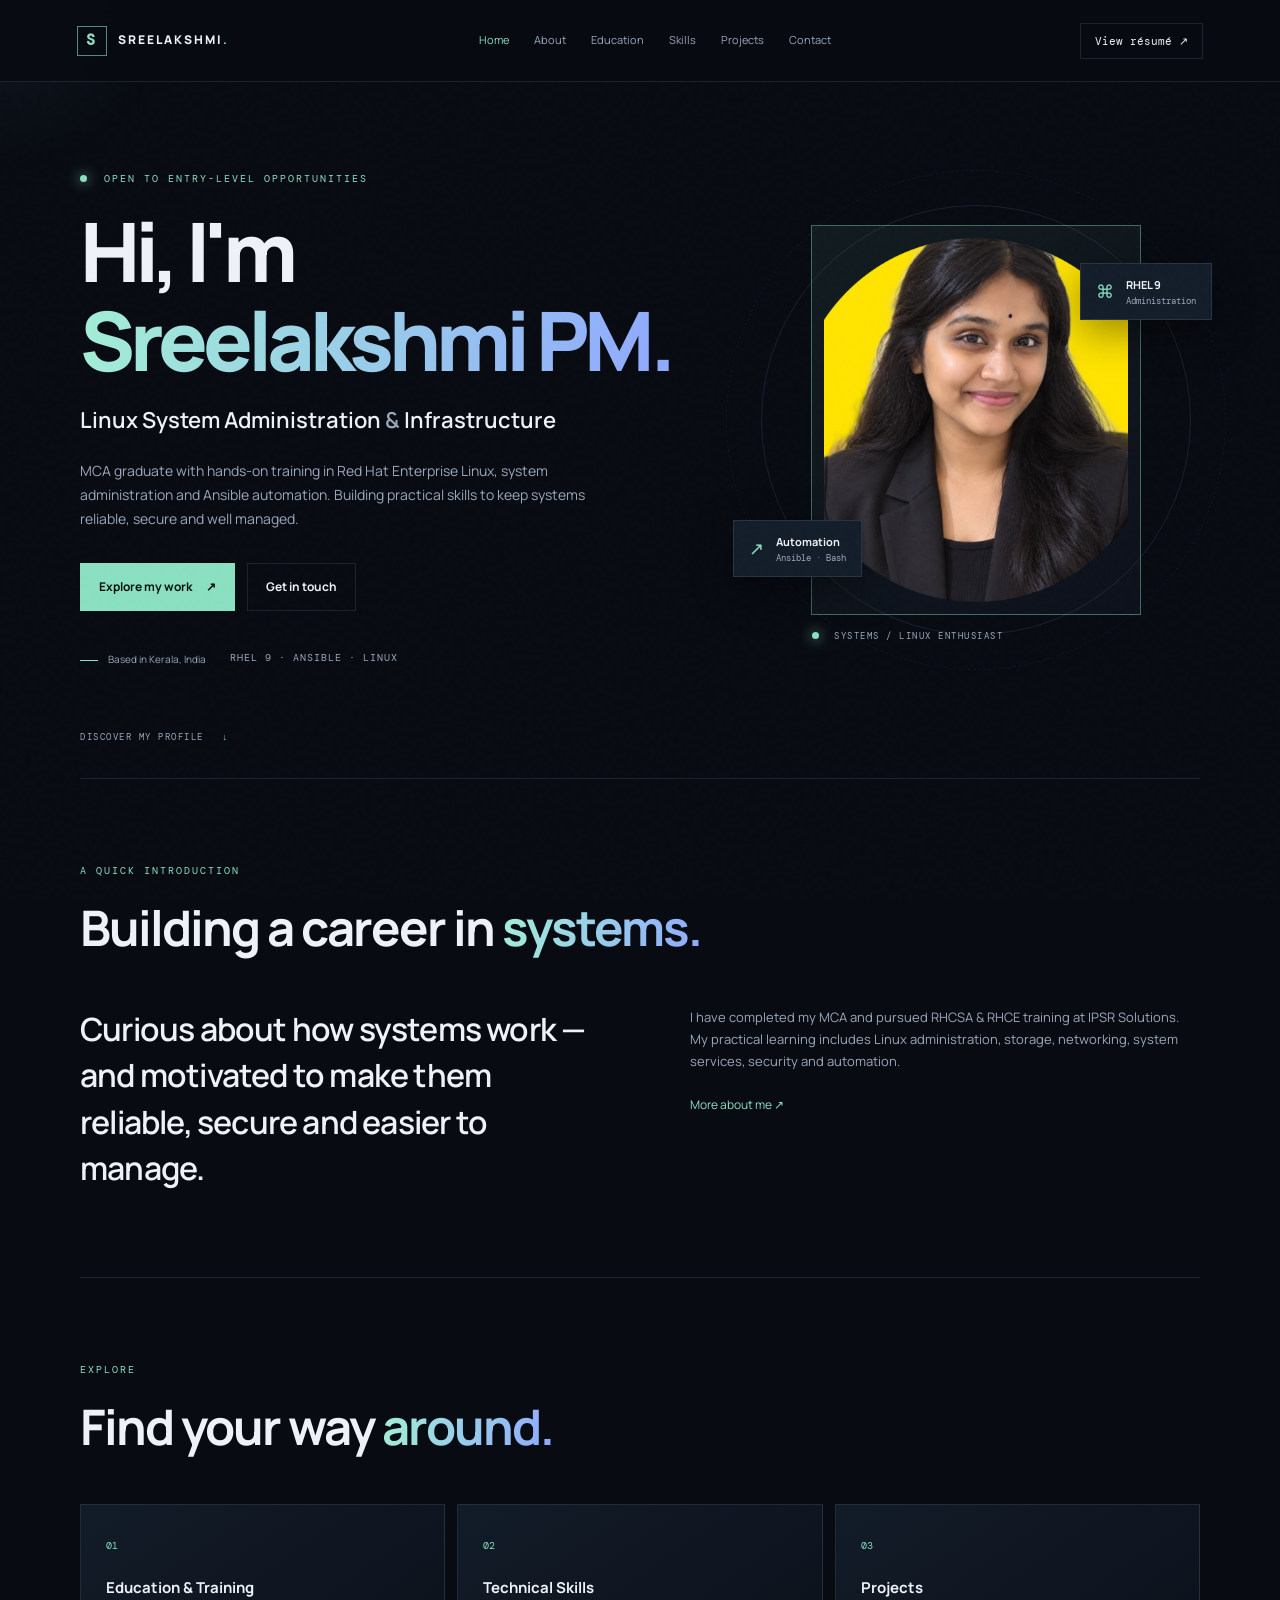
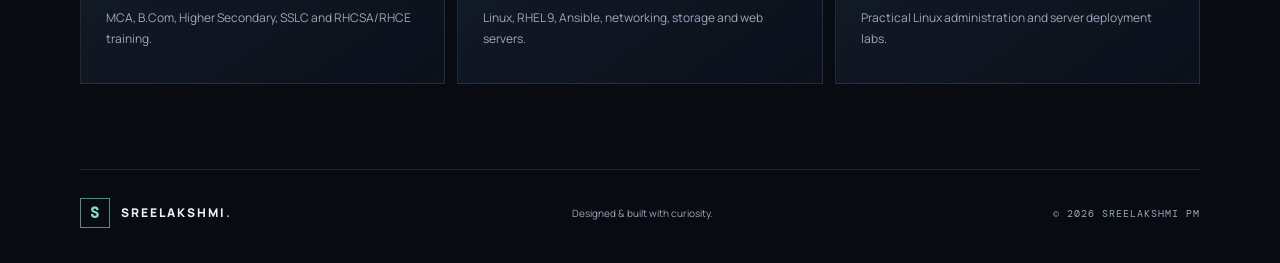
<file: index.html>
<!DOCTYPE html>
<html lang="en"><head><meta charset="UTF-8"><meta name="viewport" content="width=device-width, initial-scale=1.0">
<meta name="description" content="Sreelakshmi PM — MCA graduate and aspiring Linux System Administrator.">
<title>Sreelakshmi PM | Sreelakshmi PM</title>
<link rel="preconnect" href="https://fonts.googleapis.com"><link rel="preconnect" href="https://fonts.gstatic.com" crossorigin>
<link href="https://fonts.googleapis.com/css2?family=DM+Mono:wght@400;500&family=Manrope:wght@400;500;600;700;800&display=swap" rel="stylesheet">
<link rel="stylesheet" href="style.css"></head><body><div class="cursor-glow"></div><div class="page-noise"></div>

<header class="topbar">
  <a class="brand" class="active" href="index.html"><span class="brand-mark">S</span><span>SREELAKSHMI<span class="brand-dot">.</span></span></a>
  <button class="menu-toggle" aria-label="Open navigation" aria-expanded="false">☰</button>
  <nav class="nav" aria-label="Main navigation">
    <a class="active" href="index.html">Home</a><a href="about.html">About</a><a href="education.html">Education</a>
    <a href="skills.html">Skills</a><a href="projects.html">Projects</a><a href="contact.html">Contact</a>
  </nav>
  <a class="nav-cta" href="assets/Sreelakshmi_PM_Resume.pdf" target="_blank" rel="noopener">View résumé ↗</a>
</header>

<main>
<section class="hero section-wrap">
 <div class="hero-copy reveal"><p class="eyebrow"><span class="status-dot"></span> OPEN TO ENTRY-LEVEL OPPORTUNITIES</p>
 <h1>Hi, I'm<br><span class="gradient-text">Sreelakshmi PM.</span></h1>
 <h2>Linux System Administration <span class="muted">&</span> Infrastructure</h2>
 <p class="hero-intro">MCA graduate with hands-on training in Red Hat Enterprise Linux, system administration and Ansible automation. Building practical skills to keep systems reliable, secure and well managed.</p>
 <div class="hero-actions"><a class="button button-primary" href="projects.html">Explore my work <span>↗</span></a><a class="button button-quiet" href="contact.html">Get in touch</a></div>
 <div class="hero-meta"><span><i class="meta-line"></i> Based in Kerala, India</span><span class="mono">RHEL 9 · ANSIBLE · LINUX</span></div></div>
 <div class="hero-visual reveal"><div class="photo-frame"><img class="profile-photo" src="assets/profile.png" alt="Sreelakshmi PM" onerror="this.style.display='none';this.nextElementSibling.style.display='flex'"><div class="photo-placeholder"><div class="avatar-icon">SPM</div><span>PROFILE PHOTO</span><small>Add your photo as <b>assets/profile.jpg</b></small></div><div class="photo-caption"><span class="caption-dot"></span> SYSTEMS / LINUX ENTHUSIAST</div></div>
 <div class="floating-card card-top"><span class="mini-icon">⌘</span><div><b>RHEL 9</b><small>Administration</small></div></div><div class="floating-card card-bottom"><span class="mini-icon">↗</span><div><b>Automation</b><small>Ansible · Bash</small></div></div><div class="orbit orbit-one"></div><div class="orbit orbit-two"></div></div>
 <a class="scroll-cue" href="about.html">DISCOVER MY PROFILE <span>↓</span></a>
</section>
<section class="section-wrap section-block"><div class="section-heading reveal"><p class="eyebrow">A QUICK INTRODUCTION</p><h2>Building a career in <span class="gradient-text">systems.</span></h2></div>
<div class="about-grid"><div><p class="large-copy reveal">Curious about how systems work — and motivated to make them reliable, secure and easier to manage.</p></div><div class="about-detail reveal"><p>I have completed my MCA and pursued RHCSA & RHCE training at IPSR Solutions. My practical learning includes Linux administration, storage, networking, system services, security and automation.</p><a class="text-link" href="about.html">More about me ↗</a></div></div></section>
<section class="section-wrap section-block"><div class="section-heading reveal"><p class="eyebrow">EXPLORE</p><h2>Find your way <span class="gradient-text">around.</span></h2></div><div class="skills-grid">
<a class="skill-card reveal" href="education.html"><span class="skill-number">01</span><h3>Education & Training</h3><p>MCA, B.Com, Higher Secondary, SSLC and RHCSA/RHCE training.</p></a>
<a class="skill-card reveal" href="skills.html"><span class="skill-number">02</span><h3>Technical Skills</h3><p>Linux, RHEL 9, Ansible, networking, storage and web servers.</p></a>
<a class="skill-card reveal" href="projects.html"><span class="skill-number">03</span><h3>Projects</h3><p>Practical Linux administration and server deployment labs.</p></a></div></section>
</main>
<footer class="footer section-wrap"><a class="brand" href="index.html"><span class="brand-mark">S</span><span>SREELAKSHMI<span class="brand-dot">.</span></span></a><span>Designed & built with curiosity.</span><span class="mono">© <span id="year"></span> SREELAKSHMI PM</span></footer>
<script src="script.js"></script>
</body></html>
</file>
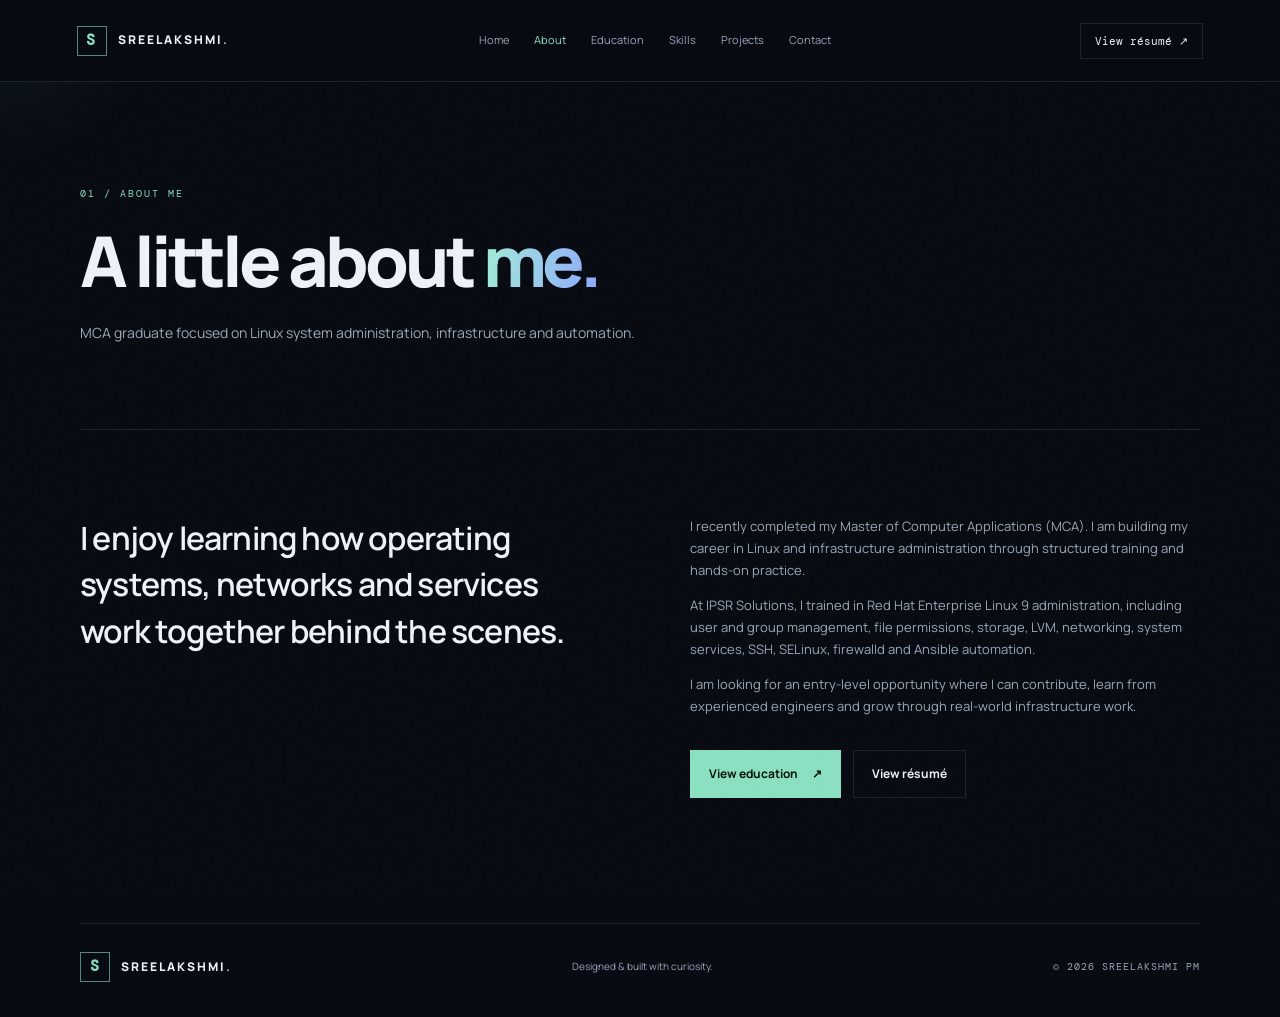
<file: about.html>
<!DOCTYPE html>
<html lang="en"><head><meta charset="UTF-8"><meta name="viewport" content="width=device-width, initial-scale=1.0">
<meta name="description" content="Sreelakshmi PM — MCA graduate and aspiring Linux System Administrator.">
<title>About | Sreelakshmi PM</title>
<link rel="preconnect" href="https://fonts.googleapis.com"><link rel="preconnect" href="https://fonts.gstatic.com" crossorigin>
<link href="https://fonts.googleapis.com/css2?family=DM+Mono:wght@400;500&family=Manrope:wght@400;500;600;700;800&display=swap" rel="stylesheet">
<link rel="stylesheet" href="style.css"></head><body><div class="cursor-glow"></div><div class="page-noise"></div>

<header class="topbar">
  <a class="brand" href="index.html"><span class="brand-mark">S</span><span>SREELAKSHMI<span class="brand-dot">.</span></span></a>
  <button class="menu-toggle" aria-label="Open navigation" aria-expanded="false">☰</button>
  <nav class="nav" aria-label="Main navigation">
    <a href="index.html">Home</a><a class="active" href="about.html">About</a><a href="education.html">Education</a>
    <a href="skills.html">Skills</a><a href="projects.html">Projects</a><a href="contact.html">Contact</a>
  </nav>
  <a class="nav-cta" href="assets/Sreelakshmi_PM_Resume.pdf" target="_blank" rel="noopener">View résumé ↗</a>
</header>

<main>
<section class="page-hero section-wrap"><p class="eyebrow reveal">01 / ABOUT ME</p><h1 class="page-title reveal">A little about <span class="gradient-text">me.</span></h1><p class="page-intro reveal">MCA graduate focused on Linux system administration, infrastructure and automation.</p></section>
<section class="section-wrap section-block"><div class="about-grid"><div><p class="large-copy reveal">I enjoy learning how operating systems, networks and services work together behind the scenes.</p></div><div class="about-detail reveal"><p>I recently completed my Master of Computer Applications (MCA). I am building my career in Linux and infrastructure administration through structured training and hands-on practice.</p><p>At IPSR Solutions, I trained in Red Hat Enterprise Linux 9 administration, including user and group management, file permissions, storage, LVM, networking, system services, SSH, SELinux, firewalld and Ansible automation.</p><p>I am looking for an entry-level opportunity where I can contribute, learn from experienced engineers and grow through real-world infrastructure work.</p><div class="hero-actions"><a class="button button-primary" href="education.html">View education <span>↗</span></a><a class="button button-quiet" href="assets/Sreelakshmi_PM_Resume.pdf" target="_blank">View résumé</a></div></div></div></section>
</main>
<footer class="footer section-wrap"><a class="brand" href="index.html"><span class="brand-mark">S</span><span>SREELAKSHMI<span class="brand-dot">.</span></span></a><span>Designed & built with curiosity.</span><span class="mono">© <span id="year"></span> SREELAKSHMI PM</span></footer>
<script src="script.js"></script>
</body></html>
</file>
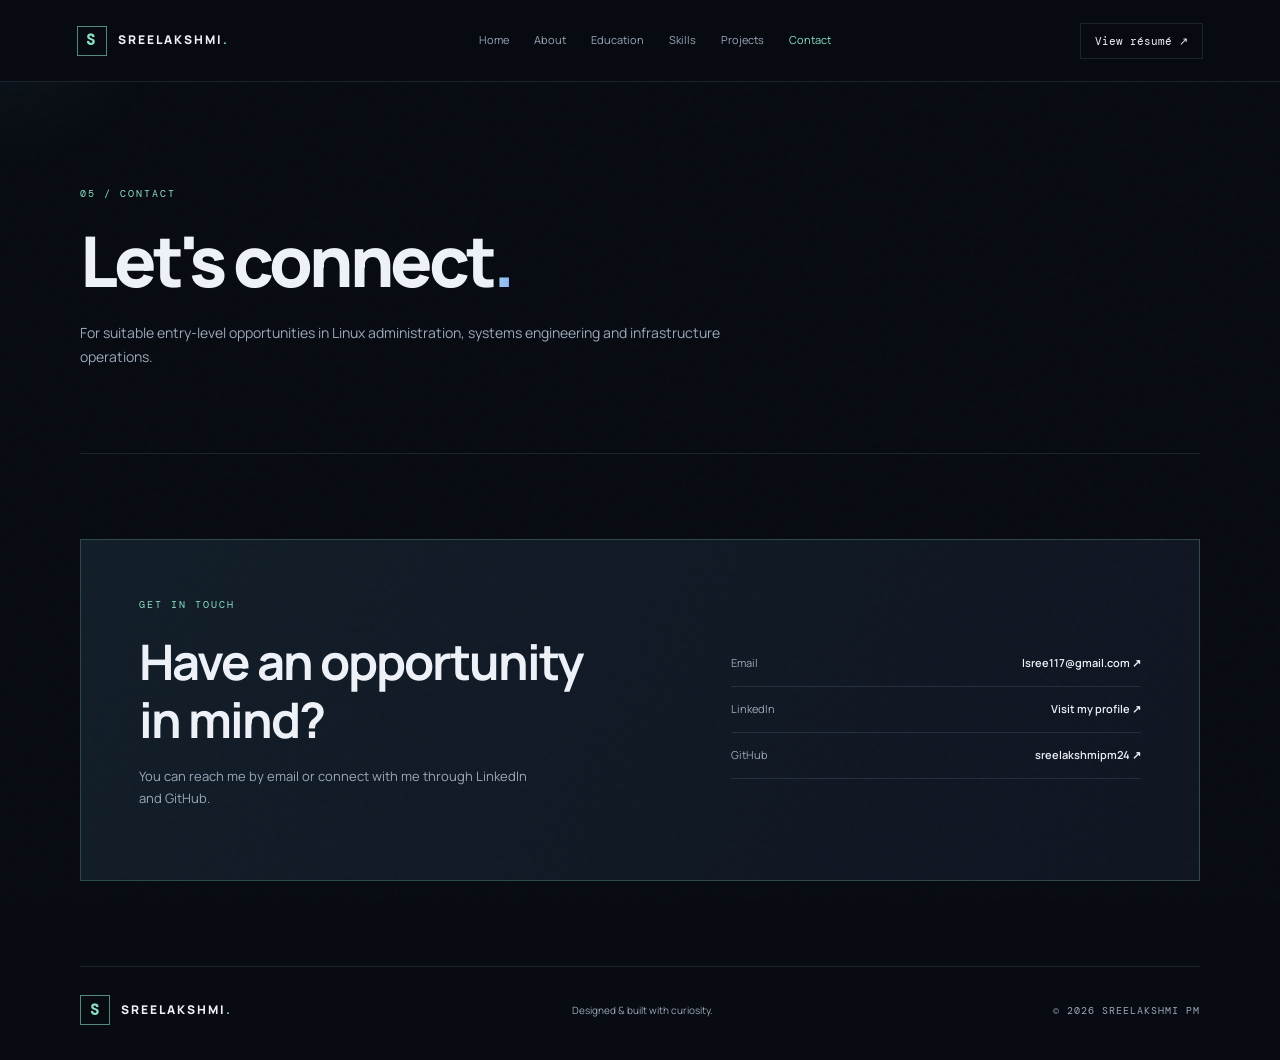
<file: contact.html>
<!DOCTYPE html>
<html lang="en"><head><meta charset="UTF-8"><meta name="viewport" content="width=device-width, initial-scale=1.0">
<meta name="description" content="Sreelakshmi PM — MCA graduate and aspiring Linux System Administrator.">
<title>Contact | Sreelakshmi PM</title>
<link rel="preconnect" href="https://fonts.googleapis.com"><link rel="preconnect" href="https://fonts.gstatic.com" crossorigin>
<link href="https://fonts.googleapis.com/css2?family=DM+Mono:wght@400;500&family=Manrope:wght@400;500;600;700;800&display=swap" rel="stylesheet">
<link rel="stylesheet" href="style.css"></head><body><div class="cursor-glow"></div><div class="page-noise"></div>

<header class="topbar">
  <a class="brand" href="index.html"><span class="brand-mark">S</span><span>SREELAKSHMI<span class="brand-dot">.</span></span></a>
  <button class="menu-toggle" aria-label="Open navigation" aria-expanded="false">☰</button>
  <nav class="nav" aria-label="Main navigation">
    <a href="index.html">Home</a><a href="about.html">About</a><a href="education.html">Education</a>
    <a href="skills.html">Skills</a><a href="projects.html">Projects</a><a class="active" href="contact.html">Contact</a>
  </nav>
  <a class="nav-cta" href="assets/Sreelakshmi_PM_Resume.pdf" target="_blank" rel="noopener">View résumé ↗</a>
</header>

<main>
<section class="page-hero section-wrap"><p class="eyebrow reveal">05 / CONTACT</p><h1 class="page-title reveal">Let's connect<span class="gradient-text">.</span></h1><p class="page-intro reveal">For suitable entry-level opportunities in Linux administration, systems engineering and infrastructure operations.</p></section>
<section class="section-wrap section-block"><div class="contact-panel reveal"><div><p class="eyebrow">GET IN TOUCH</p><h2>Have an opportunity<br>in mind?</h2><p>You can reach me by email or connect with me through LinkedIn and GitHub.</p></div><div class="contact-links">
<a href="mailto:lsree117@gmail.com"><span>Email</span><b>lsree117@gmail.com ↗</b></a>
<a href="https://www.linkedin.com/in/sreelakshmipm24" target="_blank" rel="noopener"><span>LinkedIn</span><b>Visit my profile ↗</b></a>
<a href="https://github.com/sreelakshmipm24" target="_blank" rel="noopener"><span>GitHub</span><b>sreelakshmipm24 ↗</b></a>
</div></div></section>
</main>
<footer class="footer section-wrap"><a class="brand" href="index.html"><span class="brand-mark">S</span><span>SREELAKSHMI<span class="brand-dot">.</span></span></a><span>Designed & built with curiosity.</span><span class="mono">© <span id="year"></span> SREELAKSHMI PM</span></footer>
<script src="script.js"></script>
</body></html>
</file>
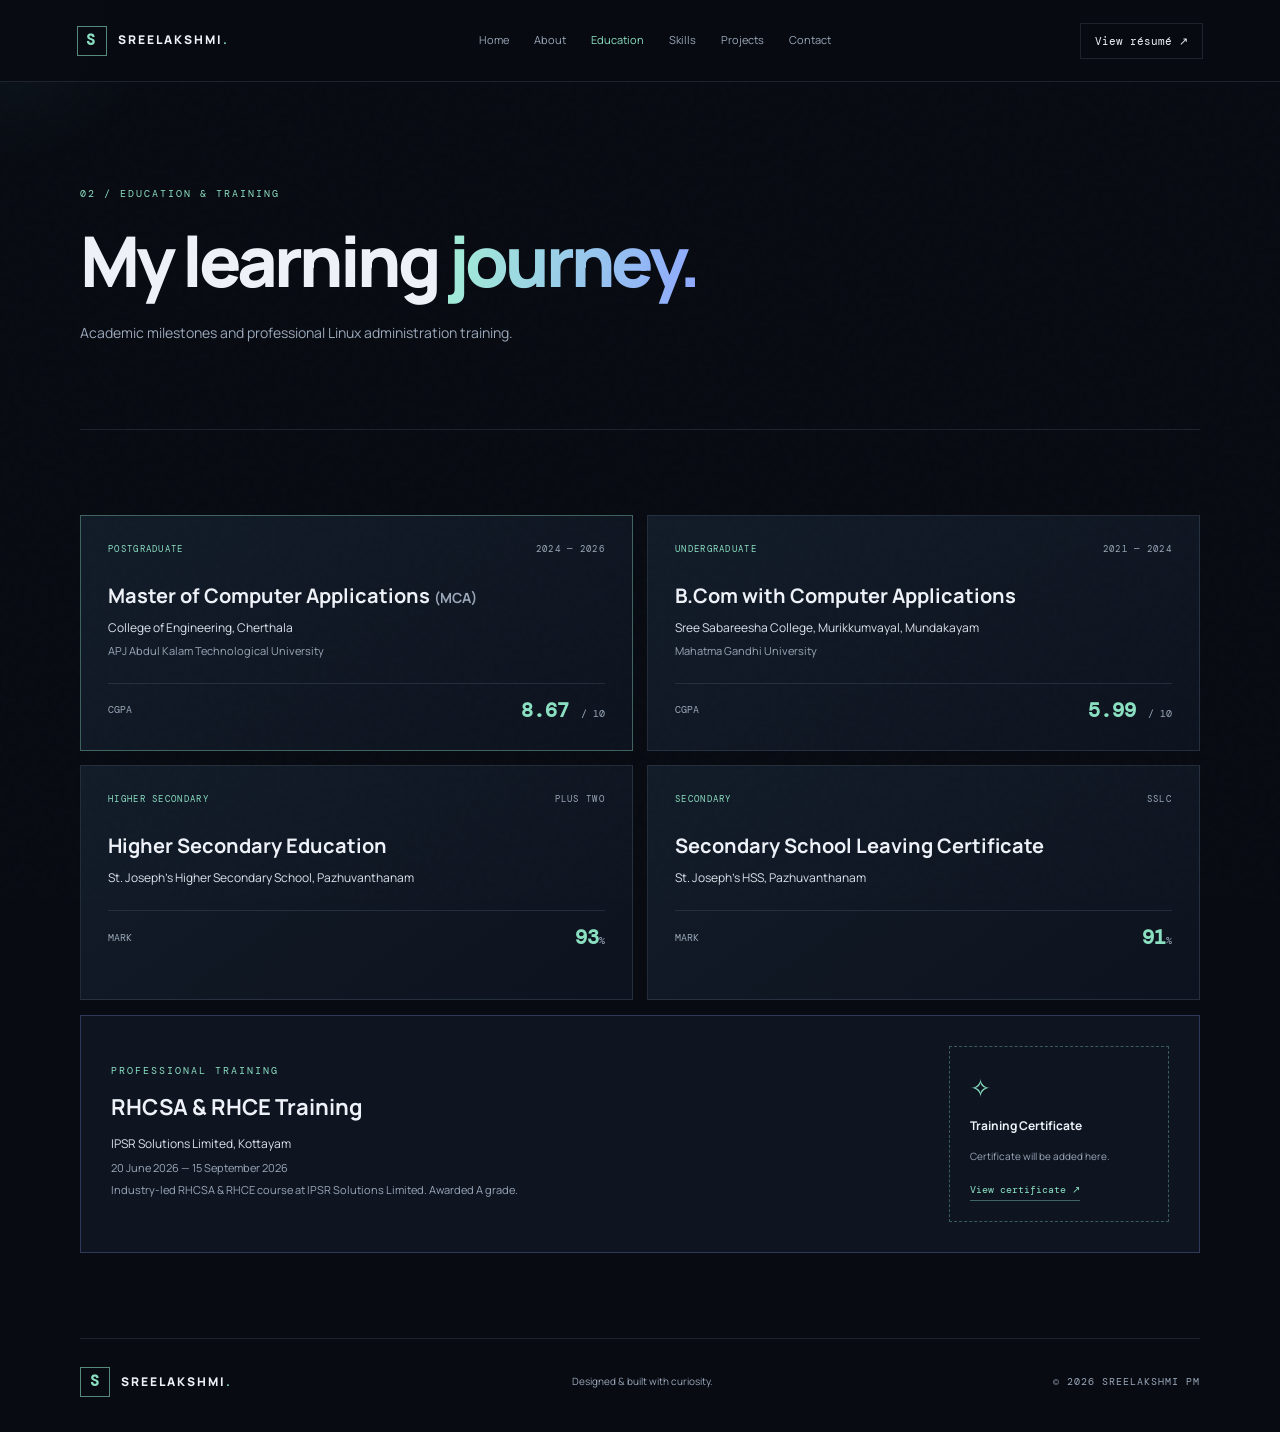
<file: education.html>
<!DOCTYPE html>
<html lang="en"><head><meta charset="UTF-8"><meta name="viewport" content="width=device-width, initial-scale=1.0">
<meta name="description" content="Sreelakshmi PM — MCA graduate and aspiring Linux System Administrator.">
<title>Education | Sreelakshmi PM</title>
<link rel="preconnect" href="https://fonts.googleapis.com"><link rel="preconnect" href="https://fonts.gstatic.com" crossorigin>
<link href="https://fonts.googleapis.com/css2?family=DM+Mono:wght@400;500&family=Manrope:wght@400;500;600;700;800&display=swap" rel="stylesheet">
<link rel="stylesheet" href="style.css"></head><body><div class="cursor-glow"></div><div class="page-noise"></div>

<header class="topbar">
  <a class="brand" href="index.html"><span class="brand-mark">S</span><span>SREELAKSHMI<span class="brand-dot">.</span></span></a>
  <button class="menu-toggle" aria-label="Open navigation" aria-expanded="false">☰</button>
  <nav class="nav" aria-label="Main navigation">
    <a href="index.html">Home</a><a href="about.html">About</a><a class="active" href="education.html">Education</a>
    <a href="skills.html">Skills</a><a href="projects.html">Projects</a><a href="contact.html">Contact</a>
  </nav>
  <a class="nav-cta" href="assets/Sreelakshmi_PM_Resume.pdf" target="_blank" rel="noopener">View résumé ↗</a>
</header>

<main>
<section class="page-hero section-wrap"><p class="eyebrow reveal">02 / EDUCATION & TRAINING</p><h1 class="page-title reveal">My learning <span class="gradient-text">journey.</span></h1><p class="page-intro reveal">Academic milestones and professional Linux administration training.</p></section>
<section class="section-wrap section-block"><div class="education-grid">
<article class="education-card featured reveal"><div class="education-card-top"><span class="tag">POSTGRADUATE</span><span class="education-year">2024 — 2026</span></div><h2>Master of Computer Applications <span>(MCA)</span></h2><p class="institution">College of Engineering, Cherthala</p><p class="subtle">APJ Abdul Kalam Technological University</p><div class="grade"><span>CGPA</span><strong>8.67 <small>/ 10</small></strong></div></article>
<article class="education-card reveal"><div class="education-card-top"><span class="tag">UNDERGRADUATE</span><span class="education-year">2021 — 2024</span></div><h2>B.Com with Computer Applications</h2><p class="institution">Sree Sabareesha College, Murikkumvayal, Mundakayam</p><p class="subtle">Mahatma Gandhi University</p><div class="grade"><span>CGPA</span><strong>5.99 <small>/ 10</small></strong></div></article>
<article class="education-card reveal"><div class="education-card-top"><span class="tag">HIGHER SECONDARY</span><span class="education-year">PLUS TWO</span></div><h2>Higher Secondary Education</h2><p class="institution">St. Joseph's Higher Secondary School, Pazhuvanthanam</p><div class="grade"><span>MARK</span><strong>93<small>%</small></strong></div></article>
<article class="education-card reveal"><div class="education-card-top"><span class="tag">SECONDARY</span><span class="education-year">SSLC</span></div><h2>Secondary School Leaving Certificate</h2><p class="institution">St. Joseph's HSS, Pazhuvanthanam</p><div class="grade"><span>MARK</span><strong>91<small>%</small></strong></div></article>
</div>
<div class="training-card reveal"><div><p class="eyebrow">PROFESSIONAL TRAINING</p><h2>RHCSA & RHCE Training</h2><p class="institution">IPSR Solutions Limited, Kottayam</p><p class="subtle">20 June 2026 — 15 September 2026</p><p class="subtle">Industry-led RHCSA & RHCE course at IPSR Solutions Limited. Awarded A grade.</p></div><div class="certificate-box"><span class="certificate-icon">✧</span><b>Training Certificate</b><span class="subtle">Certificate will be added here.</span><a class="certificate-link" href="assets/RHCSA_RHCE_Training_Certificate.pdf" target="_blank" rel="noopener">View certificate ↗</a></div></div>
</section>
</main>
<footer class="footer section-wrap"><a class="brand" href="index.html"><span class="brand-mark">S</span><span>SREELAKSHMI<span class="brand-dot">.</span></span></a><span>Designed & built with curiosity.</span><span class="mono">© <span id="year"></span> SREELAKSHMI PM</span></footer>
<script src="script.js"></script>
</body></html>
</file>
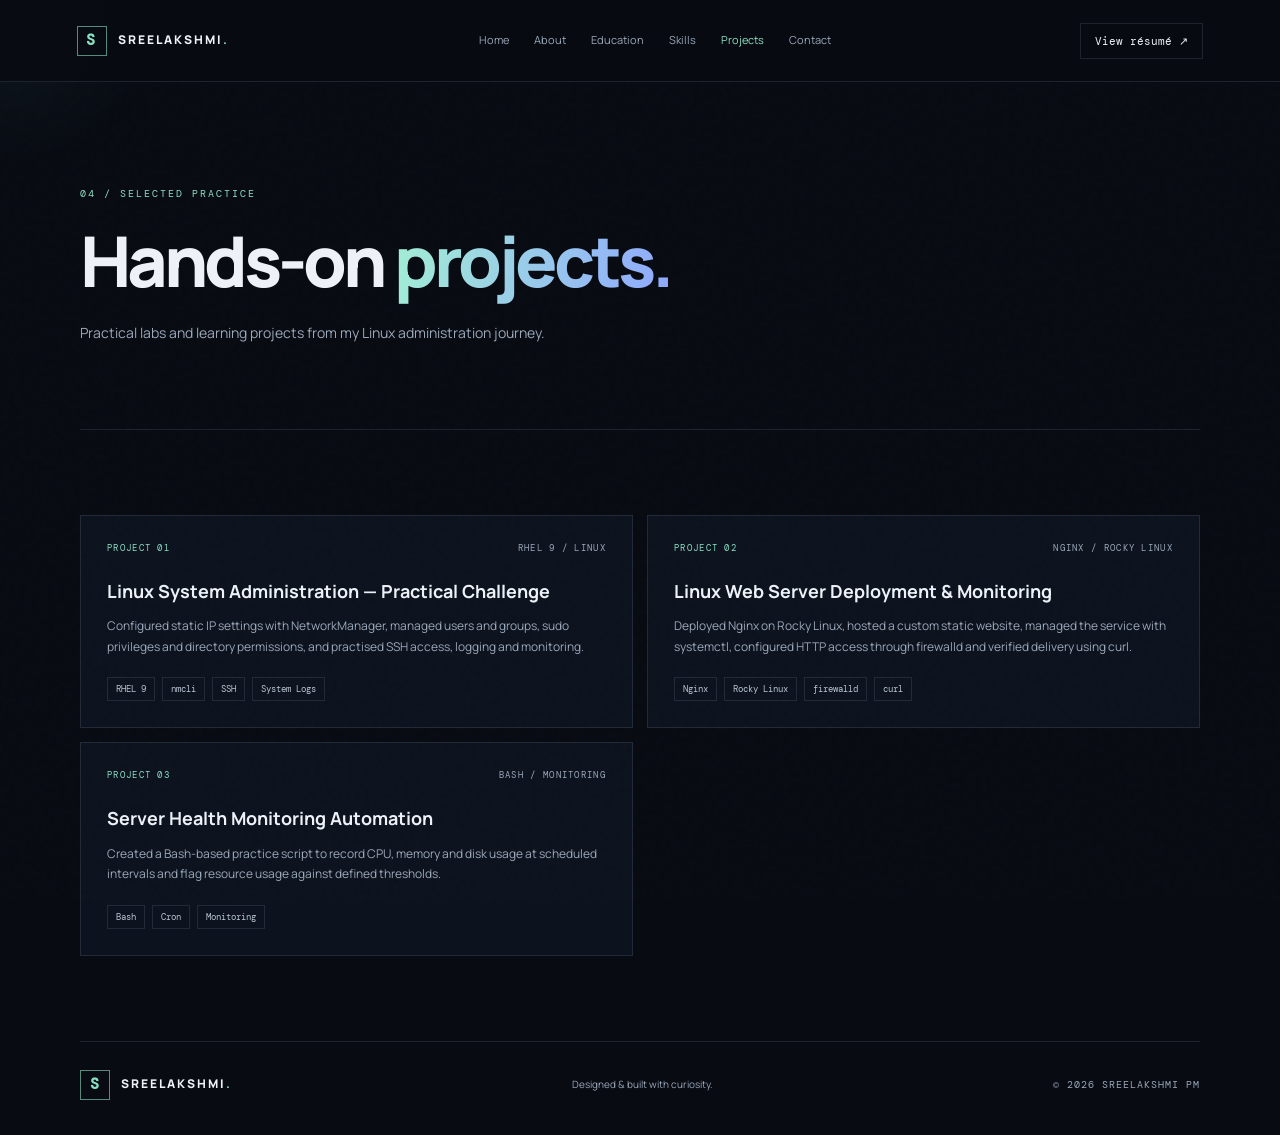
<file: projects.html>
<!DOCTYPE html>
<html lang="en"><head><meta charset="UTF-8"><meta name="viewport" content="width=device-width, initial-scale=1.0">
<meta name="description" content="Sreelakshmi PM — MCA graduate and aspiring Linux System Administrator.">
<title>Projects | Sreelakshmi PM</title>
<link rel="preconnect" href="https://fonts.googleapis.com"><link rel="preconnect" href="https://fonts.gstatic.com" crossorigin>
<link href="https://fonts.googleapis.com/css2?family=DM+Mono:wght@400;500&family=Manrope:wght@400;500;600;700;800&display=swap" rel="stylesheet">
<link rel="stylesheet" href="style.css"></head><body><div class="cursor-glow"></div><div class="page-noise"></div>

<header class="topbar">
  <a class="brand" href="index.html"><span class="brand-mark">S</span><span>SREELAKSHMI<span class="brand-dot">.</span></span></a>
  <button class="menu-toggle" aria-label="Open navigation" aria-expanded="false">☰</button>
  <nav class="nav" aria-label="Main navigation">
    <a href="index.html">Home</a><a href="about.html">About</a><a href="education.html">Education</a>
    <a href="skills.html">Skills</a><a class="active" href="projects.html">Projects</a><a href="contact.html">Contact</a>
  </nav>
  <a class="nav-cta" href="assets/Sreelakshmi_PM_Resume.pdf" target="_blank" rel="noopener">View résumé ↗</a>
</header>

<main>
<section class="page-hero section-wrap"><p class="eyebrow reveal">04 / SELECTED PRACTICE</p><h1 class="page-title reveal">Hands-on <span class="gradient-text">projects.</span></h1><p class="page-intro reveal">Practical labs and learning projects from my Linux administration journey.</p></section>
<section class="section-wrap section-block"><div class="project-list">
<article class="project-card reveal"><div class="project-top"><span class="project-index">PROJECT 01</span><span class="project-type">RHEL 9 / LINUX</span></div><h3>Linux System Administration — Practical Challenge</h3><p>Configured static IP settings with NetworkManager, managed users and groups, sudo privileges and directory permissions, and practised SSH access, logging and monitoring.</p><div class="chips"><span>RHEL 9</span><span>nmcli</span><span>SSH</span><span>System Logs</span></div></article>
<article class="project-card reveal"><div class="project-top"><span class="project-index">PROJECT 02</span><span class="project-type">NGINX / ROCKY LINUX</span></div><h3>Linux Web Server Deployment & Monitoring</h3><p>Deployed Nginx on Rocky Linux, hosted a custom static website, managed the service with systemctl, configured HTTP access through firewalld and verified delivery using curl.</p><div class="chips"><span>Nginx</span><span>Rocky Linux</span><span>firewalld</span><span>curl</span></div></article>
<article class="project-card reveal"><div class="project-top"><span class="project-index">PROJECT 03</span><span class="project-type">BASH / MONITORING</span></div><h3>Server Health Monitoring Automation</h3><p>Created a Bash-based practice script to record CPU, memory and disk usage at scheduled intervals and flag resource usage against defined thresholds.</p><div class="chips"><span>Bash</span><span>Cron</span><span>Monitoring</span></div></article>
</div></section>
</main>
<footer class="footer section-wrap"><a class="brand" href="index.html"><span class="brand-mark">S</span><span>SREELAKSHMI<span class="brand-dot">.</span></span></a><span>Designed & built with curiosity.</span><span class="mono">© <span id="year"></span> SREELAKSHMI PM</span></footer>
<script src="script.js"></script>
</body></html>
</file>
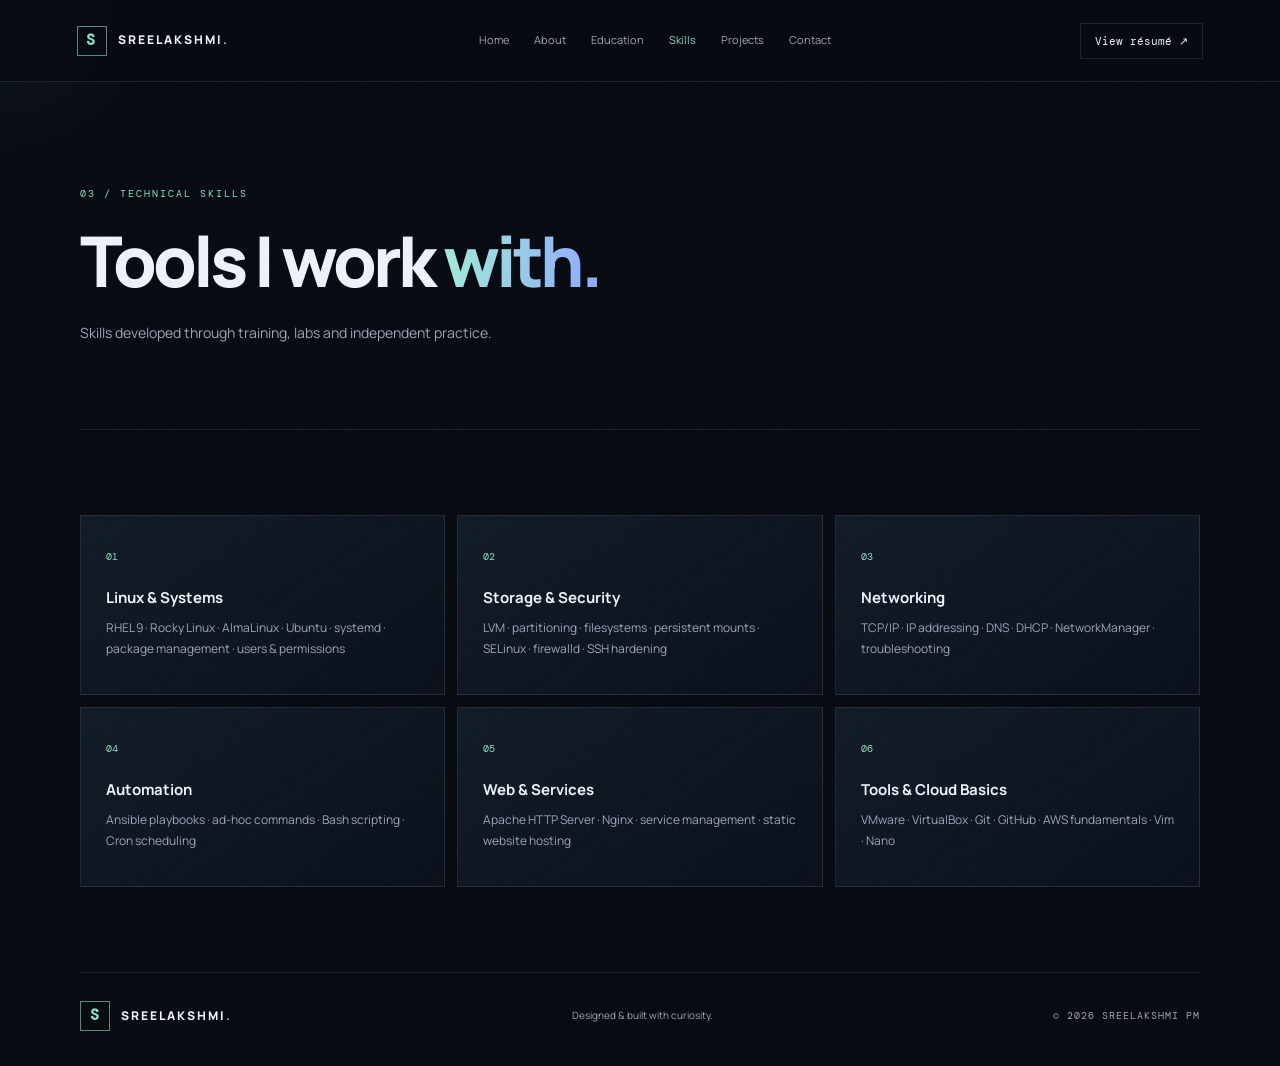
<file: skills.html>
<!DOCTYPE html>
<html lang="en"><head><meta charset="UTF-8"><meta name="viewport" content="width=device-width, initial-scale=1.0">
<meta name="description" content="Sreelakshmi PM — MCA graduate and aspiring Linux System Administrator.">
<title>Skills | Sreelakshmi PM</title>
<link rel="preconnect" href="https://fonts.googleapis.com"><link rel="preconnect" href="https://fonts.gstatic.com" crossorigin>
<link href="https://fonts.googleapis.com/css2?family=DM+Mono:wght@400;500&family=Manrope:wght@400;500;600;700;800&display=swap" rel="stylesheet">
<link rel="stylesheet" href="style.css"></head><body><div class="cursor-glow"></div><div class="page-noise"></div>

<header class="topbar">
  <a class="brand" href="index.html"><span class="brand-mark">S</span><span>SREELAKSHMI<span class="brand-dot">.</span></span></a>
  <button class="menu-toggle" aria-label="Open navigation" aria-expanded="false">☰</button>
  <nav class="nav" aria-label="Main navigation">
    <a href="index.html">Home</a><a href="about.html">About</a><a href="education.html">Education</a>
    <a class="active" href="skills.html">Skills</a><a href="projects.html">Projects</a><a href="contact.html">Contact</a>
  </nav>
  <a class="nav-cta" href="assets/Sreelakshmi_PM_Resume.pdf" target="_blank" rel="noopener">View résumé ↗</a>
</header>

<main>
<section class="page-hero section-wrap"><p class="eyebrow reveal">03 / TECHNICAL SKILLS</p><h1 class="page-title reveal">Tools I work <span class="gradient-text">with.</span></h1><p class="page-intro reveal">Skills developed through training, labs and independent practice.</p></section>
<section class="section-wrap section-block"><div class="skills-grid">
<article class="skill-card reveal"><span class="skill-number">01</span><h3>Linux & Systems</h3><p>RHEL 9 · Rocky Linux · AlmaLinux · Ubuntu · systemd · package management · users & permissions</p></article>
<article class="skill-card reveal"><span class="skill-number">02</span><h3>Storage & Security</h3><p>LVM · partitioning · filesystems · persistent mounts · SELinux · firewalld · SSH hardening</p></article>
<article class="skill-card reveal"><span class="skill-number">03</span><h3>Networking</h3><p>TCP/IP · IP addressing · DNS · DHCP · NetworkManager · troubleshooting</p></article>
<article class="skill-card reveal"><span class="skill-number">04</span><h3>Automation</h3><p>Ansible playbooks · ad-hoc commands · Bash scripting · Cron scheduling</p></article>
<article class="skill-card reveal"><span class="skill-number">05</span><h3>Web & Services</h3><p>Apache HTTP Server · Nginx · service management · static website hosting</p></article>
<article class="skill-card reveal"><span class="skill-number">06</span><h3>Tools & Cloud Basics</h3><p>VMware · VirtualBox · Git · GitHub · AWS fundamentals · Vim · Nano</p></article>
</div></section>
</main>
<footer class="footer section-wrap"><a class="brand" href="index.html"><span class="brand-mark">S</span><span>SREELAKSHMI<span class="brand-dot">.</span></span></a><span>Designed & built with curiosity.</span><span class="mono">© <span id="year"></span> SREELAKSHMI PM</span></footer>
<script src="script.js"></script>
</body></html>
</file>
<file: style.css>
:root{--bg:#080b12;--panel:#101622;--panel2:#0d131e;--text:#eef2f8;--muted:#9ba8ba;--line:rgba(164,184,210,.14);--accent:#8be0c2;--accent2:#8fa8ff;--mono:"DM Mono",monospace;--sans:"Manrope",sans-serif}
*{box-sizing:border-box}html{scroll-behavior:smooth;scroll-padding-top:90px}body{margin:0;background:var(--bg);color:var(--text);font-family:var(--sans);line-height:1.7;overflow-x:hidden}a{color:inherit;text-decoration:none}.page-noise{position:fixed;inset:0;pointer-events:none;opacity:.035;z-index:5;background-image:url("data:image/svg+xml,%3Csvg viewBox='0 0 180 180' xmlns='http://www.w3.org/2000/svg'%3E%3Cfilter id='n'%3E%3CfeTurbulence type='fractalNoise' baseFrequency='.9' numOctaves='3' stitchTiles='stitch'/%3E%3C/filter%3E%3Crect width='100%25' height='100%25' filter='url(%23n)' opacity='.45'/%3E%3C/svg%3E")}.cursor-glow{position:fixed;width:360px;height:360px;border-radius:50%;background:radial-gradient(circle,rgba(94,164,158,.09),transparent 68%);pointer-events:none;z-index:0;transform:translate(-50%,-50%)}.topbar{height:82px;display:flex;align-items:center;justify-content:space-between;padding:0 max(6vw,24px);border-bottom:1px solid var(--line);position:sticky;top:0;background:rgba(8,11,18,.88);backdrop-filter:blur(18px);z-index:10}.brand{display:flex;gap:11px;align-items:center;font-size:12px;font-weight:800;letter-spacing:2px}.brand-mark{width:30px;height:30px;border:1px solid rgba(139,224,194,.6);display:grid;place-items:center;color:var(--accent);font-family:var(--mono);font-size:15px}.brand-dot{color:var(--accent)}.nav{display:flex;gap:25px}.nav a{font-size:11px;color:var(--muted);transition:.25s}.nav a:hover,.nav a.active{color:var(--accent)}.nav-cta{font:11px var(--mono);border:1px solid var(--line);padding:10px 14px;transition:.25s}.nav-cta:hover{border-color:var(--accent);color:var(--accent)}.menu-toggle{display:none;background:none;color:var(--text);border:0;font-size:23px}.section-wrap{width:min(1120px,88%);margin:auto;position:relative}.eyebrow{font:10px var(--mono);letter-spacing:2px;color:var(--accent);margin:0 0 22px}.status-dot,.caption-dot{display:inline-block;width:7px;height:7px;background:var(--accent);border-radius:50%;margin-right:9px;box-shadow:0 0 13px var(--accent)}.hero{min-height:690px;display:grid;grid-template-columns:1.15fr .85fr;align-items:center;gap:5vw;padding:90px 0 110px}h1{font-size:clamp(48px,6.7vw,82px);letter-spacing:-5px;line-height:1.08;margin:0 0 18px;font-weight:800}.gradient-text{background:linear-gradient(100deg,#a3efd5,#8fa8ff);-webkit-background-clip:text;background-clip:text;color:transparent}.hero h2{font-size:clamp(17px,2vw,22px);font-weight:600;margin:0 0 20px}.muted{color:var(--muted)}.hero-intro{max-width:540px;color:var(--muted);font-size:14px}.hero-actions{display:flex;gap:12px;margin:32px 0 40px;flex-wrap:wrap}.button{padding:13px 18px;font-size:12px;font-weight:700;border:1px solid var(--line);transition:transform .25s,border .25s}.button:hover{transform:translateY(-3px)}.button-primary{background:var(--accent);color:#08110f;border-color:var(--accent)}.button-primary span{margin-left:12px}.button-quiet:hover{border-color:var(--accent);color:var(--accent)}.hero-meta{display:flex;gap:24px;flex-wrap:wrap;color:var(--muted);font-size:10px}.meta-line{display:inline-block;width:18px;height:1px;background:var(--accent);vertical-align:middle;margin-right:8px}.mono{font:10px var(--mono);letter-spacing:1px}.hero-visual{position:relative;min-height:410px;display:grid;place-items:center}.photo-frame{width:min(330px,82%);height:390px;border:1px solid rgba(139,224,194,.42);padding:12px;position:relative;z-index:2;background:linear-gradient(145deg,rgba(139,224,194,.08),rgba(143,168,255,.04))}.profile-photo{width:100%;height:100%;object-fit:cover;display:block;border-radius:1px}.photo-placeholder{height:100%;background:linear-gradient(145deg,#1b2935,#111723);display:none;flex-direction:column;align-items:center;justify-content:center;color:#9eafbd;gap:12px;letter-spacing:2px;font:10px var(--mono);text-align:center}.avatar-icon{width:116px;height:116px;border:1px solid rgba(139,224,194,.55);border-radius:50%;display:grid;place-items:center;font:25px var(--mono);color:var(--accent);background:rgba(139,224,194,.06);letter-spacing:0}.photo-placeholder small{font-size:9px;letter-spacing:0;color:#748394}.photo-caption{position:absolute;bottom:-28px;left:0;font:9px var(--mono);letter-spacing:1.5px;color:var(--muted)}.floating-card{position:absolute;z-index:3;background:#141e2a;border:1px solid var(--line);padding:12px 15px;display:flex;align-items:center;gap:12px;box-shadow:0 12px 40px #0006}.floating-card b,.floating-card small{display:block}.floating-card b{font-size:11px}.floating-card small{font:9px var(--mono);color:var(--muted)}.mini-icon{font-size:18px;color:var(--accent)}.card-top{top:48px;right:-12px}.card-bottom{bottom:48px;left:-18px}.orbit{position:absolute;border:1px solid rgba(143,168,255,.13);border-radius:50%;width:430px;height:430px}.orbit-two{width:500px;height:500px;border-style:dashed;opacity:.5}.scroll-cue{position:absolute;bottom:35px;left:0;color:var(--muted);font:9px var(--mono);letter-spacing:1.5px}.scroll-cue span{color:var(--accent);margin-left:12px}.page-hero{padding:105px 0 70px}.page-title{font-size:clamp(43px,6vw,70px);letter-spacing:-4px;line-height:1.1;margin:0}.page-intro{font-size:14px;color:var(--muted);max-width:650px;margin-top:22px}.section-block{padding:85px 0;border-top:1px solid var(--line)}.section-heading{margin-bottom:48px}.section-heading h2,.contact-panel h2{font-size:clamp(32px,4.4vw,49px);letter-spacing:-2px;line-height:1.2;margin:0}.about-grid{display:grid;grid-template-columns:1fr 1fr;gap:9%}.large-copy{font-size:clamp(22px,2.8vw,32px);line-height:1.45;font-weight:600;letter-spacing:-.8px;margin:0}.about-detail p{color:var(--muted);font-size:13px;margin-top:0}.text-link{display:inline-block;color:var(--accent);font-size:12px;margin-top:10px}.quick-facts{display:flex;gap:38px;margin-top:30px}.quick-facts b,.quick-facts span{display:block}.quick-facts b{font:16px var(--mono);color:var(--accent)}.quick-facts span{font-size:10px;color:var(--muted)}.skills-grid{display:grid;grid-template-columns:repeat(3,1fr);gap:12px}.skill-card{background:linear-gradient(145deg,rgba(20,30,43,.9),rgba(13,19,30,.75));border:1px solid var(--line);padding:25px;min-height:180px;transition:.3s;display:block}.skill-card:hover,.project-card:hover,.education-card:hover{transform:translateY(-5px);border-color:rgba(139,224,194,.45)}.skill-number{font:10px var(--mono);color:var(--accent)}.skill-card h3{font-size:15px;margin:17px 0 8px}.skill-card p,.project-card p{font-size:12px;color:var(--muted);margin:0}.education-grid{display:grid;grid-template-columns:1fr 1fr;gap:14px}.education-card{background:linear-gradient(145deg,#121c29,#0d131e);border:1px solid var(--line);padding:27px;min-height:235px;transition:.3s}.education-card.featured{border-color:rgba(139,224,194,.38)}.education-card-top{display:flex;justify-content:space-between;gap:10px}.tag,.education-year,.project-index,.project-type{font:9px var(--mono);letter-spacing:1.3px;color:var(--accent)}.education-year{color:var(--muted)}.education-card h2{font-size:20px;line-height:1.35;margin:27px 0 9px}.education-card h2 span{font-size:14px;color:var(--muted)}.institution{font-size:12px;color:#dce4ed;margin:0 0 4px}.subtle{font-size:11px;color:var(--muted);margin:4px 0}.grade{display:flex;justify-content:space-between;align-items:center;border-top:1px solid var(--line);margin-top:22px;padding-top:13px;font:10px var(--mono);color:var(--muted)}.grade strong{font-size:20px;color:var(--accent)}.grade small{font-size:10px;color:var(--muted);font-weight:400}.training-card{margin-top:15px;padding:30px;border:1px solid rgba(143,168,255,.25);background:rgba(17,24,38,.8);display:grid;grid-template-columns:1fr 220px;gap:25px;align-items:center}.training-card h2{font-size:22px;margin:0 0 8px}.training-card .eyebrow{margin-bottom:12px}.certificate-box{border:1px dashed rgba(139,224,194,.35);padding:20px;display:flex;flex-direction:column;gap:7px;align-items:flex-start}.certificate-icon{font-size:25px;color:var(--accent)}.certificate-box b{font-size:12px}.certificate-box .subtle{font-size:10px}.certificate-pending{font:9px var(--mono);letter-spacing:1px;color:#e4c68b;margin-top:5px}.project-list{display:grid;grid-template-columns:1fr 1fr;gap:14px}.project-card{background:var(--panel2);border:1px solid var(--line);padding:26px;transition:.3s}.project-top{display:flex;justify-content:space-between;gap:10px}.project-type{color:var(--muted)}.project-card h3{font-size:18px;margin:22px 0 10px}.chips{display:flex;gap:7px;flex-wrap:wrap;margin-top:20px}.chips span{font:9px var(--mono);color:#b8c5d3;border:1px solid var(--line);padding:5px 8px}.contact-panel{background:linear-gradient(120deg,#121e29,#101522);border:1px solid rgba(139,224,194,.24);padding:clamp(28px,5vw,58px);display:grid;grid-template-columns:1fr .8fr;gap:8%;align-items:center}.contact-panel h2{margin-bottom:15px}.contact-panel>div:first-child>p:last-child{font-size:13px;color:var(--muted);max-width:390px}.contact-links a{display:flex;justify-content:space-between;gap:15px;padding:13px 0;border-bottom:1px solid var(--line);font-size:11px}.contact-links a span{color:var(--muted)}.contact-links a b{font-weight:600}.contact-links a:hover b{color:var(--accent)}.footer{display:flex;justify-content:space-between;align-items:center;padding:28px 0 35px;border-top:1px solid var(--line);color:var(--muted);font-size:10px}.footer .brand{color:var(--text)}.reveal{opacity:0;transform:translateY(22px);transition:opacity .7s ease,transform .7s ease}.reveal.visible{opacity:1;transform:translateY(0)}@media(max-width:850px){.nav{gap:13px}.nav a{font-size:10px}.hero{gap:2vw}.card-top{right:-5px}.skills-grid{grid-template-columns:repeat(2,1fr)}}@media(max-width:650px){.topbar{height:68px}.menu-toggle{display:block;margin-left:auto;margin-right:15px}.nav{display:none;position:absolute;top:68px;left:0;right:0;background:#0c121c;padding:20px 7%;border-bottom:1px solid var(--line);flex-direction:column;gap:15px}.nav.open{display:flex}.nav-cta{font-size:9px;padding:8px}.hero{grid-template-columns:1fr;padding:75px 0 90px;min-height:auto}.hero-visual{min-height:390px;margin-top:30px}.hero h1{letter-spacing:-3px}.scroll-cue{bottom:18px}.page-hero{padding:75px 0 48px}.page-title{letter-spacing:-2.5px}.section-block{padding:65px 0}.about-grid,.contact-panel,.training-card{grid-template-columns:1fr;gap:25px}.timeline-item{grid-template-columns:95px 14px 1fr;gap:12px}.timeline-item:not(:last-child):after{left:101px}.timeline-date{font-size:8px}.skills-grid,.project-list,.education-grid{grid-template-columns:1fr}.footer{flex-wrap:wrap;gap:15px}.footer>span:nth-child(2){order:3;width:100%}.quick-facts{gap:24px}.cursor-glow{display:none}}@media(prefers-reduced-motion:reduce){html{scroll-behavior:auto}*,*:before,*:after{animation-duration:.01ms!important;transition-duration:.01ms!important}}

.certificate-link{display:inline-block;margin-top:7px;color:var(--accent);font:10px var(--mono);border-bottom:1px solid rgba(139,224,194,.4);padding-bottom:4px}.certificate-link:hover{color:#fff}
</file>
